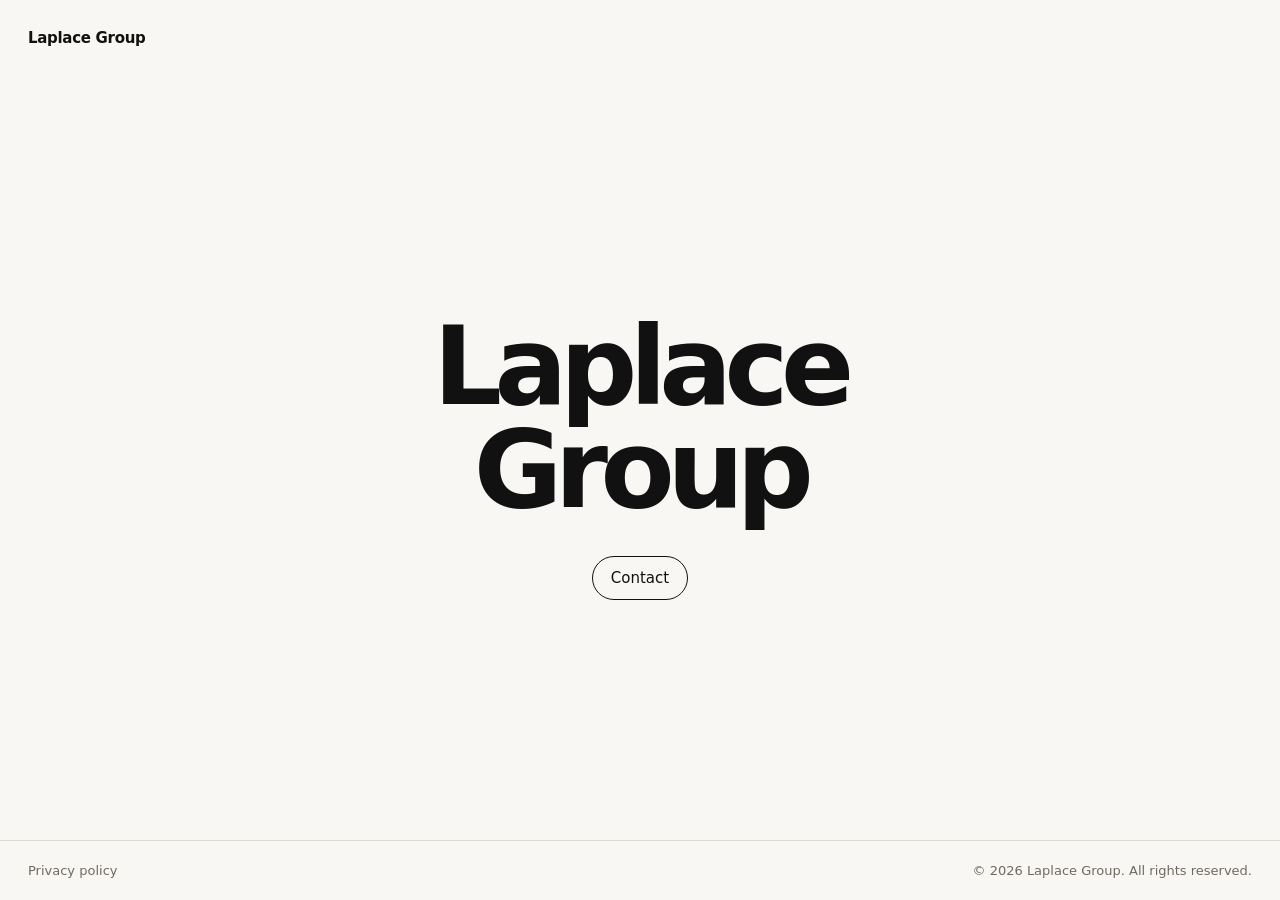
<file: index.html>
<!doctype html>
<html lang="en">
  <head>
    <meta charset="utf-8">
    <meta name="viewport" content="width=device-width, initial-scale=1">
    <title>Laplace Group</title>
    <meta name="description" content="Laplace Group.">
    <link rel="canonical" href="https://laplacegroup.io/">
    <link rel="stylesheet" href="/styles.css">
    <meta property="og:title" content="Laplace Group">
    <meta property="og:description" content="Laplace Group.">
    <meta property="og:type" content="website">
    <meta property="og:url" content="https://laplacegroup.io/">
    <meta property="og:site_name" content="Laplace Group">
    <meta property="og:image" content="https://laplacegroup.io/og.png">
    <meta property="og:image:width" content="1730">
    <meta property="og:image:height" content="909">
    <meta property="og:image:alt" content="Laplace Group">
    <meta name="twitter:card" content="summary_large_image">
    <meta name="twitter:title" content="Laplace Group">
    <meta name="twitter:description" content="Laplace Group.">
    <meta name="twitter:image" content="https://laplacegroup.io/og.png">
  </head>
  <body>
    <div class="site-shell">
      <header class="site-header">
        <a class="brand-link" href="/" aria-label="Laplace Group home">Laplace Group</a>
      </header>

      <main class="landing-main">
        <div class="landing-wrap">
          <h1>Laplace Group</h1>
          <a class="contact-link" href="mailto:hello@laplacegroup.io">Contact</a>
        </div>
      </main>

      <footer class="site-footer">
        <a href="/privacy.html">Privacy policy</a>
        <span>© 2026 Laplace Group. All rights reserved.</span>
      </footer>
    </div>
  </body>
</html>
</file>
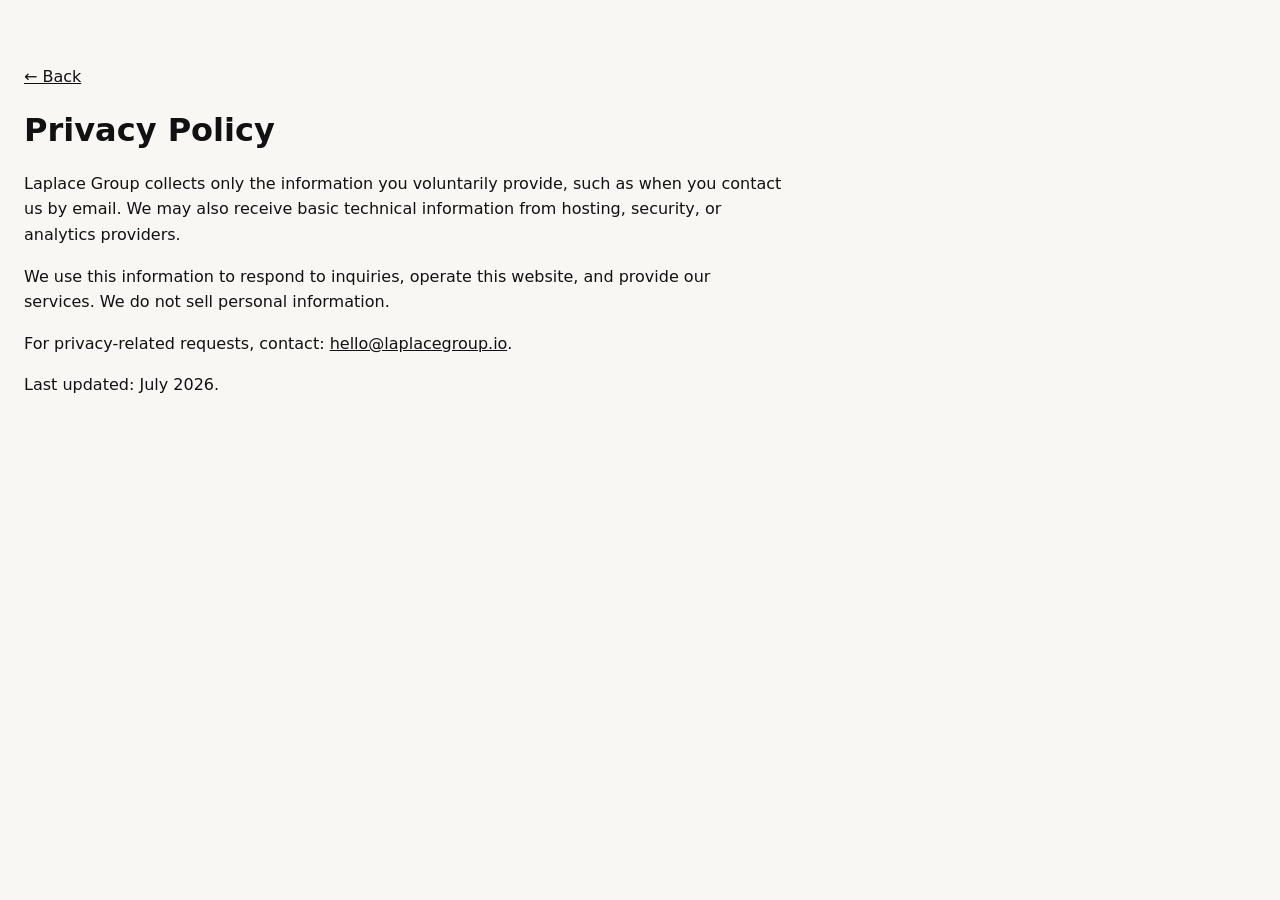
<file: privacy.html>
<!doctype html>
<html lang="en">
  <head>
    <meta charset="utf-8">
    <meta name="viewport" content="width=device-width, initial-scale=1">
    <title>Privacy Policy — Laplace Group</title>
    <meta name="description" content="Privacy policy for Laplace Group.">
    <link rel="canonical" href="https://laplacegroup.io/privacy.html">
    <link rel="stylesheet" href="/styles.css">
  </head>
  <body>
    <main class="privacy-main">
      <p><a href="/">← Back</a></p>

      <h1>Privacy Policy</h1>

      <p>
        Laplace Group collects only the information you voluntarily provide,
        such as when you contact us by email. We may also receive basic
        technical information from hosting, security, or analytics providers.
      </p>

      <p>
        We use this information to respond to inquiries, operate this website,
        and provide our services. We do not sell personal information.
      </p>

      <p>
        For privacy-related requests, contact:
        <a href="mailto:hello@laplacegroup.io">hello@laplacegroup.io</a>.
      </p>

      <p>Last updated: July 2026.</p>
    </main>
  </body>
</html>
</file>
<file: styles.css>
:root {
  --bg: #f8f7f3;
  --text: #111111;
  --muted: #6f6a60;
  --line: #ded9ce;
}

* {
  box-sizing: border-box;
}

html {
  background: var(--bg);
}

body {
  margin: 0;
  background: var(--bg);
  color: var(--text);
  font-family: Inter, ui-sans-serif, system-ui, -apple-system,
    BlinkMacSystemFont, "Segoe UI", sans-serif;
}

a {
  color: inherit;
}

.site-shell {
  min-height: 100vh;
  display: flex;
  flex-direction: column;
}

.site-header {
  min-height: 76px;
  display: flex;
  align-items: center;
  justify-content: space-between;
  gap: 20px;
  padding: 18px 28px;
}

.brand-link {
  font-size: 15px;
  font-weight: 650;
  letter-spacing: -0.02em;
  text-decoration: none;
}

.landing-main {
  flex: 1;
  display: grid;
  place-items: center;
  padding: 48px 24px;
  text-align: center;
}

.landing-wrap {
  max-width: 760px;
}

.landing-wrap h1 {
  margin: 0;
  font-size: clamp(46px, 9vw, 108px);
  font-weight: 650;
  letter-spacing: -0.07em;
  line-height: 0.95;
}

.contact-link {
  margin-top: 34px;
  display: inline-flex;
  align-items: center;
  justify-content: center;
  padding: 12px 18px;
  border: 1px solid var(--text);
  border-radius: 999px;
  font-size: 15px;
  text-decoration: none;
}

.site-footer {
  display: flex;
  flex-wrap: wrap;
  justify-content: space-between;
  gap: 16px;
  padding: 22px 28px;
  border-top: 1px solid var(--line);
  color: var(--muted);
  font-size: 13px;
}

.site-footer a {
  text-decoration: none;
}

.privacy-main {
  width: min(100%, 808px);
  padding: 48px 24px;
  line-height: 1.6;
}

.privacy-main h1 {
  line-height: 1.2;
}

.contact-link:hover,
.brand-link:hover,
.site-footer a:hover {
  opacity: 0.7;
}

a:focus-visible {
  outline: 2px solid var(--text);
  outline-offset: 4px;
}

@media (max-width: 520px) {
  .site-footer {
    align-items: flex-start;
    flex-direction: column;
  }
}

@media (prefers-reduced-motion: reduce) {
  * {
    scroll-behavior: auto !important;
  }
}
</file>
